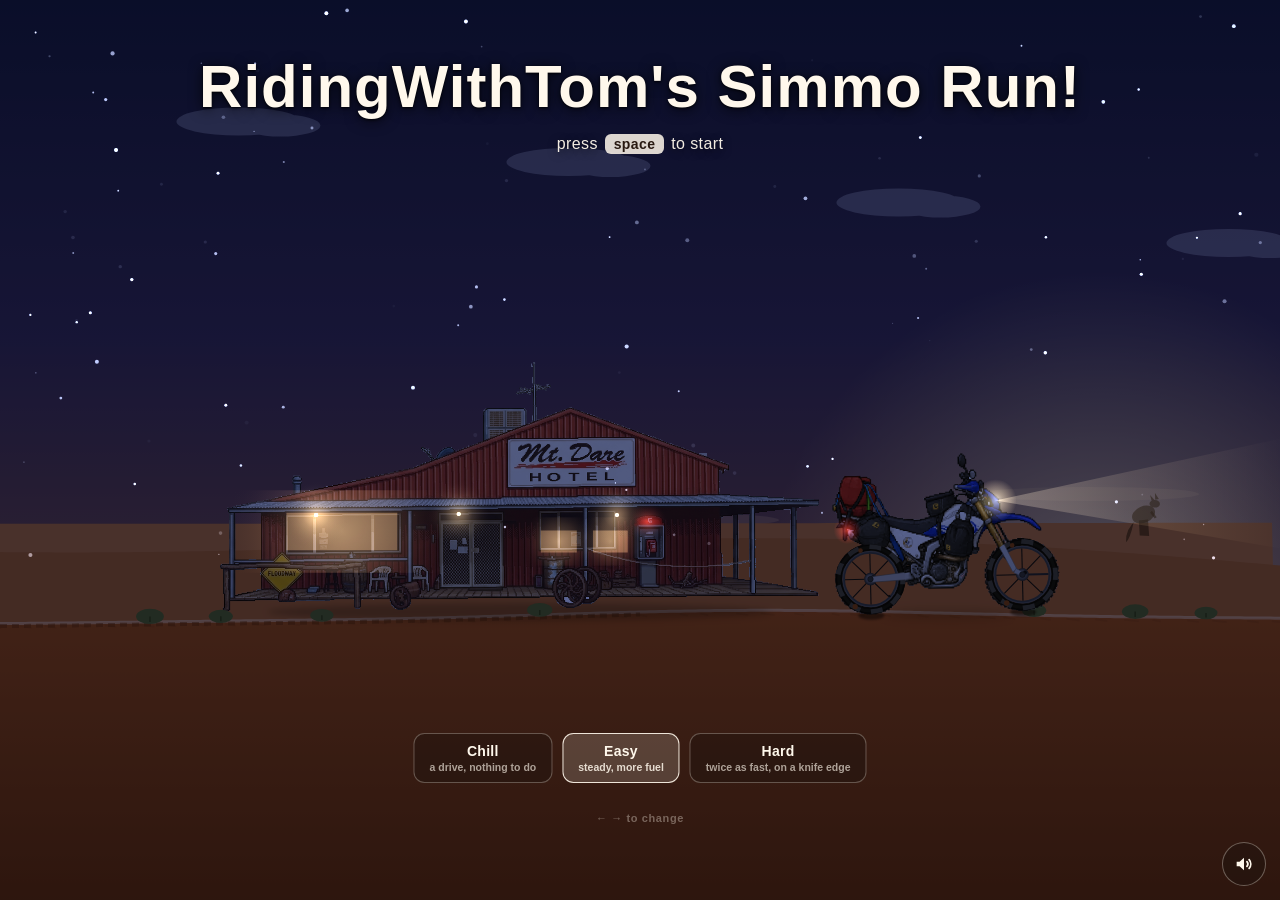
<file: index.html>
<!doctype html>
<html lang="en">
<head>
<meta charset="UTF-8">
<meta name="viewport" content="width=device-width, initial-scale=1.0, maximum-scale=1.0, user-scalable=no, viewport-fit=cover">
<meta name="theme-color" content="#1c2e56">
<meta name="description" content="Ride a WR250R from Mt Dare Hotel to Birdsville across 1200 sand dunes of the Simpson Desert — on the back wheel, the whole way.">
<title>RidingWithTom's Simmo Run!</title>
<link rel="icon" href="data:image/svg+xml,%3Csvg%20xmlns%3D%22http%3A//www.w3.org/2000/svg%22%20viewBox%3D%220%200%2064%2064%22%3E%3Crect%20width%3D%2264%22%20height%3D%2264%22%20fill%3D%22%231c2e56%22/%3E%3Ccircle%20cx%3D%2232%22%20cy%3D%2234%22%20r%3D%2213%22%20fill%3D%22%23ffcf7a%22/%3E%3Cpath%20d%3D%22M0%2044c10-9%2018-4%2028-9s20%203%2036-6v35H0z%22%20fill%3D%22%23c85f2c%22/%3E%3Cpath%20d%3D%22M0%2054c14-7%2022-2%2034-6s16%201%2030-4v20H0z%22%20fill%3D%22%239c4620%22/%3E%3C/svg%3E">
<meta property="og:title" content="RidingWithTom's Simmo Run!">
<meta property="og:description" content="Ride a WR250R from Mt Dare Hotel to Birdsville across 1200 sand dunes of the Simpson Desert — on the back wheel, the whole way.">
<meta property="og:type" content="website">

<!-- Installed to the home screen this runs with no browser chrome at all, which
     is the only way to get true fullscreen on an iPhone — Safari on iOS has
     never supported the Fullscreen API for arbitrary elements. -->
<link rel="manifest" href="manifest.webmanifest">
<link rel="apple-touch-icon" href="assets/icon-180.png">
<meta name="apple-mobile-web-app-capable" content="yes">
<meta name="mobile-web-app-capable" content="yes">
<meta name="apple-mobile-web-app-status-bar-style" content="black-translucent">
<meta name="apple-mobile-web-app-title" content="Simmo Run">
<link rel="stylesheet" href="style.css?v=1785205168">
</head>
<body>
<div id="game-wrap">
  <canvas id="game"></canvas>

  <div id="fuel-hud">
    <div id="fuel-title">FUEL</div>
    <div id="fuel-bar"><div id="fuel-fill"></div></div>
    <div id="fuel-count"><span id="fuel-num">--</span><span class="cap">seconds left</span></div>
  </div>

  <div id="progress-hud">
    <div id="progress-title">Distance to Birdsville</div>
    <div id="progress-bar"><div id="progress-fill"></div></div>
    <div id="progress-count"><span id="dunes-num">1200</span><span class="cap">dunes to go</span></div>
  </div>

  <div id="help">&darr; lean back to lift the nose &nbsp;&nbsp; &uarr; lean forward to bring it down &mdash; keep that front wheel up!</div>

  <div id="touch-zones" aria-hidden="true">
    <div class="zone left"><span>&darr;<br>lean back</span></div>
    <div class="zone right"><span>&uarr;<br>lean forward</span></div>
  </div>

  <div id="rotate-hint" aria-hidden="true">&#8635; turn your phone sideways for a wider view</div>

  <button id="music-toggle" type="button" aria-label="Turn the music off">
    <svg viewBox="0 0 24 24" aria-hidden="true">
      <path class="cone" d="M4 9.5h3.2L12 5.2v13.6L7.2 14.5H4z"/>
      <path class="wave wave-1" d="M15.2 9.4a4 4 0 0 1 0 5.2"/>
      <path class="wave wave-2" d="M17.6 7.2a7.4 7.4 0 0 1 0 9.6"/>
      <path class="cross" d="M15.6 9.6l5 4.8M20.6 9.6l-5 4.8"/>
    </svg>
  </button>

  <div id="start-screen">
    <h1>RidingWithTom's Simmo Run!</h1>
    <p class="press-space"><span class="kbd-only">press <span class="key">space</span> to start</span><span class="touch-only"><span class="key">tap</span> to start</span></p>
  </div>

  <!-- Filled from the BIKES table in game.js, so the markup can't drift out of step
       with the bikes that actually exist. The cards show the difficulty rather than
       the machine. Sits low, down in the sand, to leave the pub and the bike clear. -->
  <div id="bike-pick" role="radiogroup" aria-label="Choose difficulty"></div>

  <div id="finish-screen" class="hidden">
    <h1>You made it to Birdsville!</h1>
    <p id="finish-time"></p>
    <p class="press-space"><span class="kbd-only">press <span class="key">space</span> to ride again</span><span class="touch-only"><span class="key">tap</span> to ride again</span></p>
  </div>

  <div id="dead-screen" class="hidden">
    <h1>You ran out of fuel and died</h1>
    <p id="dead-detail"></p>
    <p class="press-space"><span class="kbd-only">press <span class="key">space</span> to try again</span><span class="touch-only"><span class="key">tap</span> to try again</span></p>
  </div>
</div>
<script src="game.js?v=1785238271"></script>
</body>
</html>
</file>
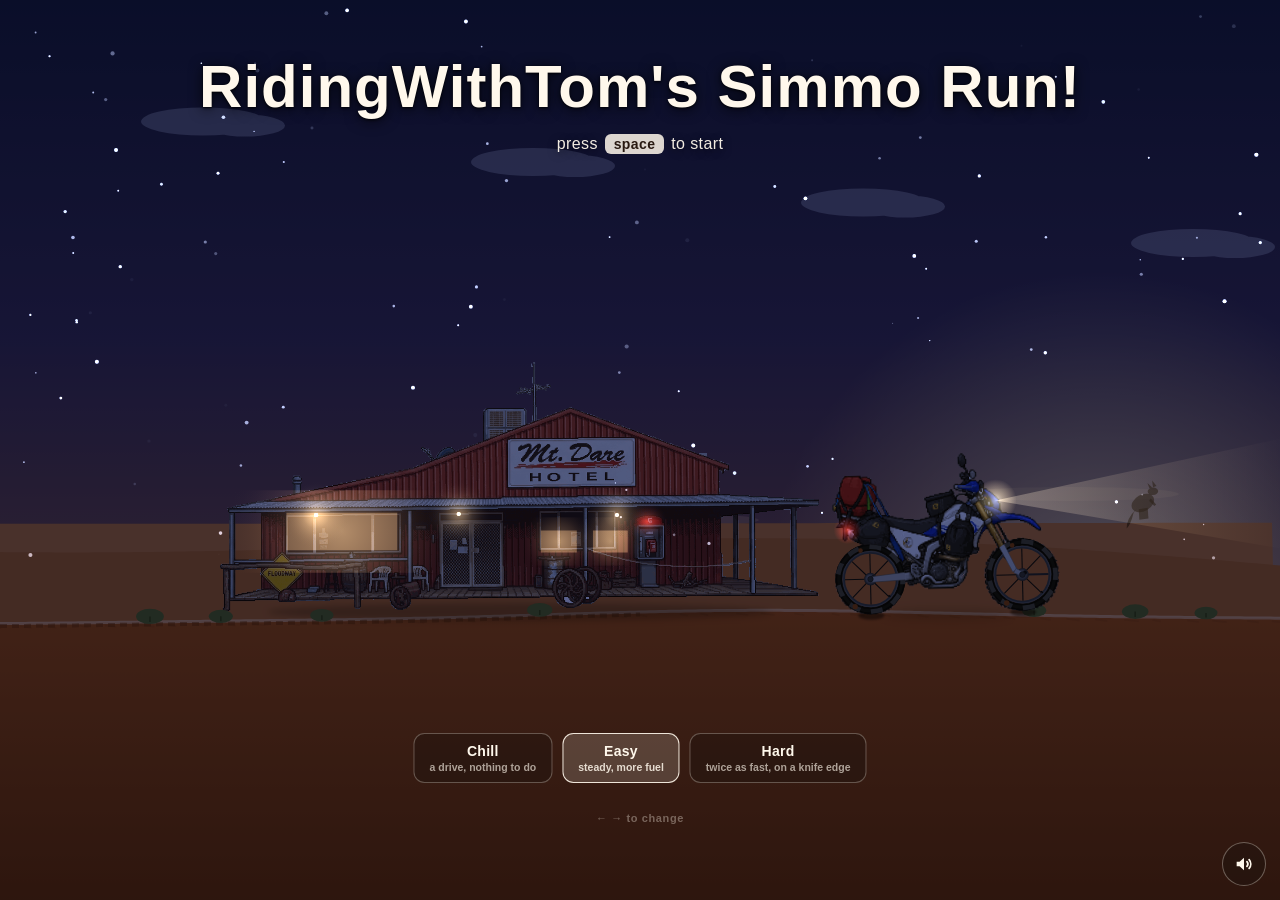
<file: docs/index.html>
<!doctype html>
<html lang="en">
<head>
<meta charset="UTF-8">
<meta name="viewport" content="width=device-width, initial-scale=1.0, maximum-scale=1.0, user-scalable=no, viewport-fit=cover">
<meta name="theme-color" content="#1c2e56">
<meta name="description" content="Ride a WR250R from Mt Dare Hotel to Birdsville across 1200 sand dunes of the Simpson Desert — on the back wheel, the whole way.">
<title>RidingWithTom's Simmo Run!</title>
<link rel="icon" href="data:image/svg+xml,%3Csvg%20xmlns%3D%22http%3A//www.w3.org/2000/svg%22%20viewBox%3D%220%200%2064%2064%22%3E%3Crect%20width%3D%2264%22%20height%3D%2264%22%20fill%3D%22%231c2e56%22/%3E%3Ccircle%20cx%3D%2232%22%20cy%3D%2234%22%20r%3D%2213%22%20fill%3D%22%23ffcf7a%22/%3E%3Cpath%20d%3D%22M0%2044c10-9%2018-4%2028-9s20%203%2036-6v35H0z%22%20fill%3D%22%23c85f2c%22/%3E%3Cpath%20d%3D%22M0%2054c14-7%2022-2%2034-6s16%201%2030-4v20H0z%22%20fill%3D%22%239c4620%22/%3E%3C/svg%3E">
<meta property="og:title" content="RidingWithTom's Simmo Run!">
<meta property="og:description" content="Ride a WR250R from Mt Dare Hotel to Birdsville across 1200 sand dunes of the Simpson Desert — on the back wheel, the whole way.">
<meta property="og:type" content="website">

<!-- Installed to the home screen this runs with no browser chrome at all, which
     is the only way to get true fullscreen on an iPhone — Safari on iOS has
     never supported the Fullscreen API for arbitrary elements. -->
<link rel="manifest" href="manifest.webmanifest">
<link rel="apple-touch-icon" href="assets/icon-180.png">
<meta name="apple-mobile-web-app-capable" content="yes">
<meta name="mobile-web-app-capable" content="yes">
<meta name="apple-mobile-web-app-status-bar-style" content="black-translucent">
<meta name="apple-mobile-web-app-title" content="Simmo Run">
<link rel="stylesheet" href="style.css?v=1785238278">
</head>
<body>
<div id="game-wrap">
  <canvas id="game"></canvas>

  <div id="fuel-hud">
    <div id="fuel-title">FUEL</div>
    <div id="fuel-bar"><div id="fuel-fill"></div></div>
    <div id="fuel-count"><span id="fuel-num">--</span><span class="cap">seconds left</span></div>
  </div>

  <div id="progress-hud">
    <div id="progress-title">Distance to Birdsville</div>
    <div id="progress-bar"><div id="progress-fill"></div></div>
    <div id="progress-count"><span id="dunes-num">1200</span><span class="cap">dunes to go</span></div>
  </div>

  <div id="help">&darr; lean back to lift the nose &nbsp;&nbsp; &uarr; lean forward to bring it down &mdash; keep that front wheel up!</div>

  <div id="touch-zones" aria-hidden="true">
    <div class="zone left"><span>&darr;<br>lean back</span></div>
    <div class="zone right"><span>&uarr;<br>lean forward</span></div>
  </div>

  <div id="rotate-hint" aria-hidden="true">&#8635; turn your phone sideways for a wider view</div>

  <button id="music-toggle" type="button" aria-label="Turn the music off">
    <svg viewBox="0 0 24 24" aria-hidden="true">
      <path class="cone" d="M4 9.5h3.2L12 5.2v13.6L7.2 14.5H4z"/>
      <path class="wave wave-1" d="M15.2 9.4a4 4 0 0 1 0 5.2"/>
      <path class="wave wave-2" d="M17.6 7.2a7.4 7.4 0 0 1 0 9.6"/>
      <path class="cross" d="M15.6 9.6l5 4.8M20.6 9.6l-5 4.8"/>
    </svg>
  </button>

  <div id="start-screen">
    <h1>RidingWithTom's Simmo Run!</h1>
    <p class="press-space"><span class="kbd-only">press <span class="key">space</span> to start</span><span class="touch-only"><span class="key">tap</span> to start</span></p>
  </div>

  <!-- Filled from the BIKES table in game.js?v=1785238278, so the markup can't drift out of step
       with the bikes that actually exist. The cards show the difficulty rather than
       the machine. Sits low, down in the sand, to leave the pub and the bike clear. -->
  <div id="bike-pick" role="radiogroup" aria-label="Choose difficulty"></div>

  <div id="finish-screen" class="hidden">
    <h1>You made it to Birdsville!</h1>
    <p id="finish-time"></p>
    <p class="press-space"><span class="kbd-only">press <span class="key">space</span> to ride again</span><span class="touch-only"><span class="key">tap</span> to ride again</span></p>
  </div>

  <div id="dead-screen" class="hidden">
    <h1>You ran out of fuel and died</h1>
    <p id="dead-detail"></p>
    <p class="press-space"><span class="kbd-only">press <span class="key">space</span> to try again</span><span class="touch-only"><span class="key">tap</span> to try again</span></p>
  </div>
</div>
<script src="game.js?v=1785238278"></script>
</body>
</html>
</file>
<file: style.css>
* { margin: 0; padding: 0; box-sizing: border-box; }

html, body {
  width: 100%;
  height: 100%;
  overflow: hidden;
  background: #c85f2c;
  font-family: -apple-system, BlinkMacSystemFont, "Segoe UI", Roboto, sans-serif;
  /* Mobile: the canvas owns every gesture. Without these, holding a lean
     scrolls the page, double-tapping zooms, and dragging bounces the viewport. */
  touch-action: none;
  overscroll-behavior: none;
  -webkit-tap-highlight-color: transparent;
  -webkit-user-select: none;
  user-select: none;
}

#game-wrap {
  position: relative;
  width: 100vw;
  height: 100vh;
  /* iOS Safari's 100vh is the *large* viewport — taller than what you can
     actually see — so the bottom of the canvas hides behind the toolbar. dvh
     tracks the visible area instead. The 100vh above stays as the fallback. */
  height: 100dvh;
  touch-action: none;
}

canvas#game {
  display: block;
  width: 100%;
  height: 100%;
  touch-action: none;
}

/* ---------- HUD ---------- */
#fuel-hud {
  position: absolute;
  top: calc(16px + env(safe-area-inset-top));
  left: calc(16px + env(safe-area-inset-left));
  color: #fff8ec;
  text-shadow: 0 1px 4px rgba(0,0,0,0.55);
  user-select: none;
  pointer-events: none;
}

#fuel-title {
  font-size: clamp(13px, 1vw, 36px);
  font-weight: 800;
  letter-spacing: 3px;
  margin-bottom: 8px;
}

#fuel-bar {
  width: clamp(150px, 11vw, 430px);
  height: clamp(10px, 0.95vw, 27px);
  border-radius: 14px;
  background: rgba(0,0,0,0.4);
  border: 3px solid rgba(255,248,236,0.6);
  overflow: hidden;
}

#fuel-fill {
  height: 100%;
  width: 100%;
  background: linear-gradient(90deg, #7ddc63, #e0c84a);
  transition: width 0.15s linear, background 0.3s ease;
}

#fuel-fill.low { background: linear-gradient(90deg, #e8a33a, #c23a1f); }
#fuel-fill.critical { background: #d5301a; }

#fuel-count {
  margin-top: 4px;
  line-height: 0.92;
}

#fuel-num {
  display: block;
  font-size: clamp(26px, 4.3vw, 155px);
  font-weight: 800;
  opacity: 0.98;
  font-variant-numeric: tabular-nums;
}

#progress-hud {
  position: absolute;
  top: calc(16px + env(safe-area-inset-top));
  right: calc(16px + env(safe-area-inset-right));
  color: #fff8ec;
  text-shadow: 0 1px 4px rgba(0,0,0,0.55);
  text-align: right;
  user-select: none;
  pointer-events: none;
}

#progress-title {
  font-size: clamp(13px, 1vw, 36px);
  font-weight: 800;
  letter-spacing: 0.5px;
  margin-bottom: 8px;
}

#progress-bar {
  width: clamp(150px, 11vw, 430px);
  height: clamp(8px, 0.75vw, 21px);
  border-radius: 11px;
  background: rgba(0,0,0,0.38);
  border: 3px solid rgba(255,248,236,0.45);
  overflow: hidden;
  margin-left: auto;
}

#progress-fill {
  height: 100%;
  width: 0%;
  background: linear-gradient(90deg, #e3b93f, #c23a1f);
  border-radius: 5px;
  transition: width 0.1s linear;
}

#progress-count {
  margin-top: 4px;
  line-height: 0.92;
}

#dunes-num {
  display: block;
  font-size: clamp(24px, 4vw, 145px);
  font-weight: 800;
  opacity: 0.98;
  font-variant-numeric: tabular-nums;
}

/* the wording rides along as a caption so the numeral can go really big */
.cap {
  display: block;
  font-size: clamp(11px, 0.7vw, 24px);
  font-weight: 700;
  letter-spacing: 0.6px;
  opacity: 0.9;
  margin-top: 2px;
}

/* Keyboard players only — on touch the zone labels say it in place, and a pill
   at the bottom of a phone screen is just something else covering the sand. */
@media (hover: none) and (pointer: coarse) {
  #help { display: none; }
}

#help {
  position: absolute;
  bottom: calc(14px + env(safe-area-inset-bottom));
  left: 50%;
  transform: translateX(-50%);
  color: #fff8ec;
  background: rgba(30, 20, 15, 0.35);
  padding: 6px 16px;
  border-radius: 20px;
  font-size: 13px;
  letter-spacing: 0.3px;
  user-select: none;
  pointer-events: none;
}

/* ---------- overlays ---------- */
#start-screen, #finish-screen, #dead-screen {
  position: absolute;
  inset: 0;
  display: flex;
  flex-direction: column;
  align-items: center;
  justify-content: center;
  gap: 8px;
  pointer-events: none;      /* taps belong to the game, not the overlay */
  color: #fff8ec;
  text-align: center;
  text-shadow: 0 2px 8px rgba(0,0,0,0.6);
  user-select: none;
}

/* No wash over the start screen — the desert behind it is the point. The title
   carries its own shadow, so it still reads against a bright sky. */
#start-screen  { background: none; }
#finish-screen { background: linear-gradient(180deg, rgba(28,46,86,0.55), rgba(150,64,26,0.6)); }
#dead-screen   { background: linear-gradient(180deg, rgba(60,12,6,0.72), rgba(20,8,4,0.8)); }

#start-screen {
  justify-content: flex-start;
  padding-top: calc(6dvh + env(safe-area-inset-top));
}

#start-screen h1 {
  font-size: clamp(28px, 5.6vw, 60px);
  letter-spacing: 1px;
  line-height: 1.1;
  text-shadow: 0 2px 14px rgba(0,0,0,0.75), 0 1px 3px rgba(0,0,0,0.9);
}

#finish-screen h1, #dead-screen h1 {
  font-size: clamp(24px, 4.4vw, 44px);
  letter-spacing: 0.5px;
}

.press-space {
  font-size: 16px;
  opacity: 0.95;
  margin-top: 6px;
  letter-spacing: 0.4px;
}

.key {
  display: inline-block;
  padding: 2px 9px;
  margin: 0 2px;
  border-radius: 6px;
  background: rgba(255,248,236,0.9);
  color: #2a1a10;
  font-weight: 800;
  font-size: 14px;
  text-shadow: none;
  animation: keypulse 1.5s ease-in-out infinite;
}

@keyframes keypulse {
  0%, 100% { opacity: 1; }
  50%      { opacity: 0.55; }
}


#finish-time, #dead-detail {
  font-size: 15px;
  opacity: 0.9;
}

.hidden { display: none !important; }

/* ---------- keyboard vs touch wording ---------- */
/* Coarse pointer with no hover = phone or tablet. Swap the arrow-key
   instructions for tap instructions rather than showing both. */
.touch-only { display: none; }

@media (hover: none) and (pointer: coarse) {
  .kbd-only   { display: none; }
  .touch-only { display: inline; }
}

/* ---------- touch lean zones ---------- */
#touch-zones {
  position: absolute;
  inset: 0;
  display: none;               /* touch devices only, and only while riding */
  pointer-events: none;        /* game.js listens on window, not on these */
}


#touch-zones .zone {
  position: absolute;
  top: 0;
  bottom: 0;
  width: 50%;
  display: flex;
  align-items: flex-end;
  justify-content: center;
  /* a third up from the bottom, which puts them below the horizon and into the
     sand rather than hanging in the sky */
  padding-bottom: 30dvh;
}

#touch-zones .zone.left  { left: 0; }
#touch-zones .zone.right { right: 0; }

#touch-zones .zone span {
  color: #fff8ec;
  opacity: 0.16;
  font-size: 15px;
  font-weight: 800;
  letter-spacing: 1px;
  line-height: 1.5;
  text-align: center;
  text-shadow: 0 1px 4px rgba(0,0,0,0.5);
  /* The hint has done its job after a few seconds of riding. */
  animation: zonefade 6s ease-out 3s forwards;
}

@keyframes zonefade {
  to { opacity: 0; }
}

/* ---------- portrait nudge ---------- */
#rotate-hint {
  display: none;
  position: absolute;
  bottom: calc(58px + env(safe-area-inset-bottom));
  left: 50%;
  transform: translateX(-50%);
  padding: 7px 15px;
  border-radius: 20px;
  background: rgba(30, 20, 15, 0.55);
  color: #fff8ec;
  font-size: 12px;
  font-weight: 700;
  letter-spacing: 0.3px;
  white-space: nowrap;
  pointer-events: none;
  text-shadow: 0 1px 4px rgba(0,0,0,0.6);
}

@media (hover: none) and (pointer: coarse) and (orientation: portrait) {
  #rotate-hint { display: block; }
}

/* The zones are a touch affordance, so only coarse pointers get them, and only
   once the run is under way — the title screen has its own instructions. */
@media (hover: none) and (pointer: coarse) {
  body.riding #touch-zones { display: block; }
}

/* ---------- small screens ---------- */
/* The HUD numerals are sized for a desktop monitor; on a phone in landscape
   they'd swallow the sky. The overlay copy needs reining in too. */
@media (max-width: 900px), (max-height: 520px) {
  #fuel-hud, #progress-hud { top: calc(10px + env(safe-area-inset-top)); }
  #fuel-hud { left: calc(10px + env(safe-area-inset-left)); }
  #progress-hud { right: calc(10px + env(safe-area-inset-right)); }
  #fuel-num   { font-size: 30px; }
  #dunes-num  { font-size: 28px; }
  #fuel-title, #progress-title { font-size: 11px; margin-bottom: 5px; }
  #fuel-bar, #progress-bar { width: 118px; border-width: 2px; }
  #fuel-bar { height: 9px; }
  #progress-bar { height: 7px; }
  .cap { font-size: 9px; }


  #start-screen h1 { font-size: 27px; }
  #finish-screen h1, #dead-screen h1 { font-size: 22px; }
  .press-space { font-size: 13px; }
}

/* A phone in landscape is short, not narrow. Don't gate this on pointer type —
   a small desktop window has exactly the same problem. */
@media (max-height: 520px) {
  #touch-zones .zone { padding-bottom: 22dvh; }
  #start-screen { gap: 3px; padding-top: calc(4dvh + env(safe-area-inset-top)); }
  #start-screen h1 { font-size: 23px; }
  .press-space { font-size: 12px; margin-top: 3px; }
  #finish-screen h1, #dead-screen h1 { font-size: 20px; }
  #finish-time, #dead-detail { font-size: 12px; }
}

@media (max-height: 380px) {
  #start-screen h1 { font-size: 19px; }
}


/* ---------- title screen: nothing but the name and the prompt ---------- */
/* The fuel and distance readouts mean nothing before you set off, and at the top
   of a phone screen they collide with the title. The help bar is redundant too —
   on touch the zone labels carry it, and on desktop it belongs to the run. */
body.on-title #fuel-hud,
body.on-title #progress-hud,
body.on-title #help {
  display: none;
}

/* ---------- chill: nothing to fail at ---------- */
/* No fuel clock, so no readout; no controls, so no lean instructions and no touch
   zones. The distance readout stays, because watching Birdsville come closer is the
   whole point of the drive. */
body.autopilot #fuel-hud,
body.autopilot #help,
body.autopilot #touch-zones {
  display: none;
}

/* ---------- bike picker ---------- */
/* Down in the sand rather than under the title: the start screen is deliberately
   bare up top, and this keeps the pub and the bike unobscured. */
#bike-pick {
  position: absolute;
  left: 50%;
  transform: translateX(-50%);
  bottom: calc(13dvh + env(safe-area-inset-bottom));
  display: flex;
  gap: 10px;
  pointer-events: auto;         /* the overlay above it is inert */
}

/* Only while the run hasn't started — there's nothing to choose mid-ride. */
body:not(.on-title) #bike-pick { display: none; }

#bike-pick button {
  display: block;
  min-width: 116px;
  padding: 9px 15px;
  border: 1.5px solid rgba(255, 248, 236, 0.28);
  border-radius: 11px;
  background: rgba(30, 20, 15, 0.44);
  color: #fff8ec;
  font: inherit;
  text-align: center;
  cursor: pointer;
  -webkit-tap-highlight-color: transparent;
}

#bike-pick .bike-name {
  display: block;
  font-size: 14px;
  font-weight: 800;
  letter-spacing: 0.3px;
}

#bike-pick .bike-trait {
  display: block;
  margin-top: 2px;
  font-size: 10.5px;
  font-weight: 600;
  opacity: 0.62;
}

#bike-pick button[aria-checked="true"] {
  border-color: rgba(255, 248, 236, 0.9);
  background: rgba(255, 248, 236, 0.17);
}

#bike-pick button[aria-checked="true"] .bike-trait { opacity: 0.85; }

/* Keyboards get the hint; on a touch screen the cards are their own affordance. */
#bike-pick-hint {
  position: absolute;
  left: 50%;
  transform: translateX(-50%);
  bottom: calc(8.4dvh + env(safe-area-inset-bottom));
  color: #fff8ec;
  opacity: 0.34;
  font-size: 11px;
  font-weight: 700;
  letter-spacing: 0.6px;
  white-space: nowrap;
}

body:not(.on-title) #bike-pick-hint { display: none; }

/* Three cards at full width come to 368px, which only just clears a 375px phone and
   overflows a 320px one. Narrow screens get smaller cards rather than a wrapped row. */
@media (max-width: 430px) {
  #bike-pick { gap: 6px; }
  #bike-pick button { min-width: 0; flex: 1 1 0; padding: 8px 6px; }
  #bike-pick .bike-name { font-size: 13px; }
  #bike-pick .bike-trait { font-size: 9px; }
  #bike-pick { left: 0; right: 0; transform: none; margin: 0 12px; }
}

/* Short screens: the sand is thin, so tuck the picker in and shrink it. */
@media (max-height: 520px) {
  #bike-pick { bottom: calc(9dvh + env(safe-area-inset-bottom)); gap: 8px; }
  #bike-pick button { min-width: 96px; padding: 6px 11px; }
  #bike-pick .bike-name { font-size: 12px; }
  #bike-pick .bike-trait { font-size: 9.5px; }
  #bike-pick-hint { bottom: calc(5dvh + env(safe-area-inset-bottom)); font-size: 10px; }
}

/* ---------- music toggle ---------- */
/* pointer-events on, and its own handler stops the event reaching the window
   listener — otherwise tapping it would also lean the bike, and on the title screen
   would start the run. */
#music-toggle {
  position: absolute;
  right: calc(14px + env(safe-area-inset-right));
  bottom: calc(14px + env(safe-area-inset-bottom));
  width: 44px;
  height: 44px;
  display: grid;
  place-items: center;
  padding: 0;
  border: 1.5px solid rgba(255,248,236,0.32);
  border-radius: 50%;
  background: rgba(30, 20, 15, 0.42);
  color: #fff8ec;
  cursor: pointer;
  pointer-events: auto;
  -webkit-tap-highlight-color: transparent;
}

#music-toggle svg {
  width: 22px;
  height: 22px;
  fill: none;
  stroke: currentColor;
  stroke-width: 1.9;
  stroke-linecap: round;
  stroke-linejoin: round;
}

#music-toggle .cone { fill: currentColor; stroke: none; }
#music-toggle .cross { display: none; }

/* muted: drop the waves, show the cross, and dim the whole thing */
#music-toggle.muted { opacity: 0.6; }
#music-toggle.muted .wave { display: none; }
#music-toggle.muted .cross { display: inline; }
</file>
<file: docs/style.css>
* { margin: 0; padding: 0; box-sizing: border-box; }

html, body {
  width: 100%;
  height: 100%;
  overflow: hidden;
  background: #c85f2c;
  font-family: -apple-system, BlinkMacSystemFont, "Segoe UI", Roboto, sans-serif;
  /* Mobile: the canvas owns every gesture. Without these, holding a lean
     scrolls the page, double-tapping zooms, and dragging bounces the viewport. */
  touch-action: none;
  overscroll-behavior: none;
  -webkit-tap-highlight-color: transparent;
  -webkit-user-select: none;
  user-select: none;
}

#game-wrap {
  position: relative;
  width: 100vw;
  height: 100vh;
  /* iOS Safari's 100vh is the *large* viewport — taller than what you can
     actually see — so the bottom of the canvas hides behind the toolbar. dvh
     tracks the visible area instead. The 100vh above stays as the fallback. */
  height: 100dvh;
  touch-action: none;
}

canvas#game {
  display: block;
  width: 100%;
  height: 100%;
  touch-action: none;
}

/* ---------- HUD ---------- */
#fuel-hud {
  position: absolute;
  top: calc(16px + env(safe-area-inset-top));
  left: calc(16px + env(safe-area-inset-left));
  color: #fff8ec;
  text-shadow: 0 1px 4px rgba(0,0,0,0.55);
  user-select: none;
  pointer-events: none;
}

#fuel-title {
  font-size: clamp(13px, 1vw, 36px);
  font-weight: 800;
  letter-spacing: 3px;
  margin-bottom: 8px;
}

#fuel-bar {
  width: clamp(150px, 11vw, 430px);
  height: clamp(10px, 0.95vw, 27px);
  border-radius: 14px;
  background: rgba(0,0,0,0.4);
  border: 3px solid rgba(255,248,236,0.6);
  overflow: hidden;
}

#fuel-fill {
  height: 100%;
  width: 100%;
  background: linear-gradient(90deg, #7ddc63, #e0c84a);
  transition: width 0.15s linear, background 0.3s ease;
}

#fuel-fill.low { background: linear-gradient(90deg, #e8a33a, #c23a1f); }
#fuel-fill.critical { background: #d5301a; }

#fuel-count {
  margin-top: 4px;
  line-height: 0.92;
}

#fuel-num {
  display: block;
  font-size: clamp(26px, 4.3vw, 155px);
  font-weight: 800;
  opacity: 0.98;
  font-variant-numeric: tabular-nums;
}

#progress-hud {
  position: absolute;
  top: calc(16px + env(safe-area-inset-top));
  right: calc(16px + env(safe-area-inset-right));
  color: #fff8ec;
  text-shadow: 0 1px 4px rgba(0,0,0,0.55);
  text-align: right;
  user-select: none;
  pointer-events: none;
}

#progress-title {
  font-size: clamp(13px, 1vw, 36px);
  font-weight: 800;
  letter-spacing: 0.5px;
  margin-bottom: 8px;
}

#progress-bar {
  width: clamp(150px, 11vw, 430px);
  height: clamp(8px, 0.75vw, 21px);
  border-radius: 11px;
  background: rgba(0,0,0,0.38);
  border: 3px solid rgba(255,248,236,0.45);
  overflow: hidden;
  margin-left: auto;
}

#progress-fill {
  height: 100%;
  width: 0%;
  background: linear-gradient(90deg, #e3b93f, #c23a1f);
  border-radius: 5px;
  transition: width 0.1s linear;
}

#progress-count {
  margin-top: 4px;
  line-height: 0.92;
}

#dunes-num {
  display: block;
  font-size: clamp(24px, 4vw, 145px);
  font-weight: 800;
  opacity: 0.98;
  font-variant-numeric: tabular-nums;
}

/* the wording rides along as a caption so the numeral can go really big */
.cap {
  display: block;
  font-size: clamp(11px, 0.7vw, 24px);
  font-weight: 700;
  letter-spacing: 0.6px;
  opacity: 0.9;
  margin-top: 2px;
}

/* Keyboard players only — on touch the zone labels say it in place, and a pill
   at the bottom of a phone screen is just something else covering the sand. */
@media (hover: none) and (pointer: coarse) {
  #help { display: none; }
}

#help {
  position: absolute;
  bottom: calc(14px + env(safe-area-inset-bottom));
  left: 50%;
  transform: translateX(-50%);
  color: #fff8ec;
  background: rgba(30, 20, 15, 0.35);
  padding: 6px 16px;
  border-radius: 20px;
  font-size: 13px;
  letter-spacing: 0.3px;
  user-select: none;
  pointer-events: none;
}

/* ---------- overlays ---------- */
#start-screen, #finish-screen, #dead-screen {
  position: absolute;
  inset: 0;
  display: flex;
  flex-direction: column;
  align-items: center;
  justify-content: center;
  gap: 8px;
  pointer-events: none;      /* taps belong to the game, not the overlay */
  color: #fff8ec;
  text-align: center;
  text-shadow: 0 2px 8px rgba(0,0,0,0.6);
  user-select: none;
}

/* No wash over the start screen — the desert behind it is the point. The title
   carries its own shadow, so it still reads against a bright sky. */
#start-screen  { background: none; }
#finish-screen { background: linear-gradient(180deg, rgba(28,46,86,0.55), rgba(150,64,26,0.6)); }
#dead-screen   { background: linear-gradient(180deg, rgba(60,12,6,0.72), rgba(20,8,4,0.8)); }

#start-screen {
  justify-content: flex-start;
  padding-top: calc(6dvh + env(safe-area-inset-top));
}

#start-screen h1 {
  font-size: clamp(28px, 5.6vw, 60px);
  letter-spacing: 1px;
  line-height: 1.1;
  text-shadow: 0 2px 14px rgba(0,0,0,0.75), 0 1px 3px rgba(0,0,0,0.9);
}

#finish-screen h1, #dead-screen h1 {
  font-size: clamp(24px, 4.4vw, 44px);
  letter-spacing: 0.5px;
}

.press-space {
  font-size: 16px;
  opacity: 0.95;
  margin-top: 6px;
  letter-spacing: 0.4px;
}

.key {
  display: inline-block;
  padding: 2px 9px;
  margin: 0 2px;
  border-radius: 6px;
  background: rgba(255,248,236,0.9);
  color: #2a1a10;
  font-weight: 800;
  font-size: 14px;
  text-shadow: none;
  animation: keypulse 1.5s ease-in-out infinite;
}

@keyframes keypulse {
  0%, 100% { opacity: 1; }
  50%      { opacity: 0.55; }
}


#finish-time, #dead-detail {
  font-size: 15px;
  opacity: 0.9;
}

.hidden { display: none !important; }

/* ---------- keyboard vs touch wording ---------- */
/* Coarse pointer with no hover = phone or tablet. Swap the arrow-key
   instructions for tap instructions rather than showing both. */
.touch-only { display: none; }

@media (hover: none) and (pointer: coarse) {
  .kbd-only   { display: none; }
  .touch-only { display: inline; }
}

/* ---------- touch lean zones ---------- */
#touch-zones {
  position: absolute;
  inset: 0;
  display: none;               /* touch devices only, and only while riding */
  pointer-events: none;        /* game.js listens on window, not on these */
}


#touch-zones .zone {
  position: absolute;
  top: 0;
  bottom: 0;
  width: 50%;
  display: flex;
  align-items: flex-end;
  justify-content: center;
  /* a third up from the bottom, which puts them below the horizon and into the
     sand rather than hanging in the sky */
  padding-bottom: 30dvh;
}

#touch-zones .zone.left  { left: 0; }
#touch-zones .zone.right { right: 0; }

#touch-zones .zone span {
  color: #fff8ec;
  opacity: 0.16;
  font-size: 15px;
  font-weight: 800;
  letter-spacing: 1px;
  line-height: 1.5;
  text-align: center;
  text-shadow: 0 1px 4px rgba(0,0,0,0.5);
  /* The hint has done its job after a few seconds of riding. */
  animation: zonefade 6s ease-out 3s forwards;
}

@keyframes zonefade {
  to { opacity: 0; }
}

/* ---------- portrait nudge ---------- */
#rotate-hint {
  display: none;
  position: absolute;
  bottom: calc(58px + env(safe-area-inset-bottom));
  left: 50%;
  transform: translateX(-50%);
  padding: 7px 15px;
  border-radius: 20px;
  background: rgba(30, 20, 15, 0.55);
  color: #fff8ec;
  font-size: 12px;
  font-weight: 700;
  letter-spacing: 0.3px;
  white-space: nowrap;
  pointer-events: none;
  text-shadow: 0 1px 4px rgba(0,0,0,0.6);
}

@media (hover: none) and (pointer: coarse) and (orientation: portrait) {
  #rotate-hint { display: block; }
}

/* The zones are a touch affordance, so only coarse pointers get them, and only
   once the run is under way — the title screen has its own instructions. */
@media (hover: none) and (pointer: coarse) {
  body.riding #touch-zones { display: block; }
}

/* ---------- small screens ---------- */
/* The HUD numerals are sized for a desktop monitor; on a phone in landscape
   they'd swallow the sky. The overlay copy needs reining in too. */
@media (max-width: 900px), (max-height: 520px) {
  #fuel-hud, #progress-hud { top: calc(10px + env(safe-area-inset-top)); }
  #fuel-hud { left: calc(10px + env(safe-area-inset-left)); }
  #progress-hud { right: calc(10px + env(safe-area-inset-right)); }
  #fuel-num   { font-size: 30px; }
  #dunes-num  { font-size: 28px; }
  #fuel-title, #progress-title { font-size: 11px; margin-bottom: 5px; }
  #fuel-bar, #progress-bar { width: 118px; border-width: 2px; }
  #fuel-bar { height: 9px; }
  #progress-bar { height: 7px; }
  .cap { font-size: 9px; }


  #start-screen h1 { font-size: 27px; }
  #finish-screen h1, #dead-screen h1 { font-size: 22px; }
  .press-space { font-size: 13px; }
}

/* A phone in landscape is short, not narrow. Don't gate this on pointer type —
   a small desktop window has exactly the same problem. */
@media (max-height: 520px) {
  #touch-zones .zone { padding-bottom: 22dvh; }
  #start-screen { gap: 3px; padding-top: calc(4dvh + env(safe-area-inset-top)); }
  #start-screen h1 { font-size: 23px; }
  .press-space { font-size: 12px; margin-top: 3px; }
  #finish-screen h1, #dead-screen h1 { font-size: 20px; }
  #finish-time, #dead-detail { font-size: 12px; }
}

@media (max-height: 380px) {
  #start-screen h1 { font-size: 19px; }
}


/* ---------- title screen: nothing but the name and the prompt ---------- */
/* The fuel and distance readouts mean nothing before you set off, and at the top
   of a phone screen they collide with the title. The help bar is redundant too —
   on touch the zone labels carry it, and on desktop it belongs to the run. */
body.on-title #fuel-hud,
body.on-title #progress-hud,
body.on-title #help {
  display: none;
}

/* ---------- chill: nothing to fail at ---------- */
/* No fuel clock, so no readout; no controls, so no lean instructions and no touch
   zones. The distance readout stays, because watching Birdsville come closer is the
   whole point of the drive. */
body.autopilot #fuel-hud,
body.autopilot #help,
body.autopilot #touch-zones {
  display: none;
}

/* ---------- bike picker ---------- */
/* Down in the sand rather than under the title: the start screen is deliberately
   bare up top, and this keeps the pub and the bike unobscured. */
#bike-pick {
  position: absolute;
  left: 50%;
  transform: translateX(-50%);
  bottom: calc(13dvh + env(safe-area-inset-bottom));
  display: flex;
  gap: 10px;
  pointer-events: auto;         /* the overlay above it is inert */
}

/* Only while the run hasn't started — there's nothing to choose mid-ride. */
body:not(.on-title) #bike-pick { display: none; }

#bike-pick button {
  display: block;
  min-width: 116px;
  padding: 9px 15px;
  border: 1.5px solid rgba(255, 248, 236, 0.28);
  border-radius: 11px;
  background: rgba(30, 20, 15, 0.44);
  color: #fff8ec;
  font: inherit;
  text-align: center;
  cursor: pointer;
  -webkit-tap-highlight-color: transparent;
}

#bike-pick .bike-name {
  display: block;
  font-size: 14px;
  font-weight: 800;
  letter-spacing: 0.3px;
}

#bike-pick .bike-trait {
  display: block;
  margin-top: 2px;
  font-size: 10.5px;
  font-weight: 600;
  opacity: 0.62;
}

#bike-pick button[aria-checked="true"] {
  border-color: rgba(255, 248, 236, 0.9);
  background: rgba(255, 248, 236, 0.17);
}

#bike-pick button[aria-checked="true"] .bike-trait { opacity: 0.85; }

/* Keyboards get the hint; on a touch screen the cards are their own affordance. */
#bike-pick-hint {
  position: absolute;
  left: 50%;
  transform: translateX(-50%);
  bottom: calc(8.4dvh + env(safe-area-inset-bottom));
  color: #fff8ec;
  opacity: 0.34;
  font-size: 11px;
  font-weight: 700;
  letter-spacing: 0.6px;
  white-space: nowrap;
}

body:not(.on-title) #bike-pick-hint { display: none; }

/* Three cards at full width come to 368px, which only just clears a 375px phone and
   overflows a 320px one. Narrow screens get smaller cards rather than a wrapped row. */
@media (max-width: 430px) {
  #bike-pick { gap: 6px; }
  #bike-pick button { min-width: 0; flex: 1 1 0; padding: 8px 6px; }
  #bike-pick .bike-name { font-size: 13px; }
  #bike-pick .bike-trait { font-size: 9px; }
  #bike-pick { left: 0; right: 0; transform: none; margin: 0 12px; }
}

/* Short screens: the sand is thin, so tuck the picker in and shrink it. */
@media (max-height: 520px) {
  #bike-pick { bottom: calc(9dvh + env(safe-area-inset-bottom)); gap: 8px; }
  #bike-pick button { min-width: 96px; padding: 6px 11px; }
  #bike-pick .bike-name { font-size: 12px; }
  #bike-pick .bike-trait { font-size: 9.5px; }
  #bike-pick-hint { bottom: calc(5dvh + env(safe-area-inset-bottom)); font-size: 10px; }
}

/* ---------- music toggle ---------- */
/* pointer-events on, and its own handler stops the event reaching the window
   listener — otherwise tapping it would also lean the bike, and on the title screen
   would start the run. */
#music-toggle {
  position: absolute;
  right: calc(14px + env(safe-area-inset-right));
  bottom: calc(14px + env(safe-area-inset-bottom));
  width: 44px;
  height: 44px;
  display: grid;
  place-items: center;
  padding: 0;
  border: 1.5px solid rgba(255,248,236,0.32);
  border-radius: 50%;
  background: rgba(30, 20, 15, 0.42);
  color: #fff8ec;
  cursor: pointer;
  pointer-events: auto;
  -webkit-tap-highlight-color: transparent;
}

#music-toggle svg {
  width: 22px;
  height: 22px;
  fill: none;
  stroke: currentColor;
  stroke-width: 1.9;
  stroke-linecap: round;
  stroke-linejoin: round;
}

#music-toggle .cone { fill: currentColor; stroke: none; }
#music-toggle .cross { display: none; }

/* muted: drop the waves, show the cross, and dim the whole thing */
#music-toggle.muted { opacity: 0.6; }
#music-toggle.muted .wave { display: none; }
#music-toggle.muted .cross { display: inline; }
</file>
